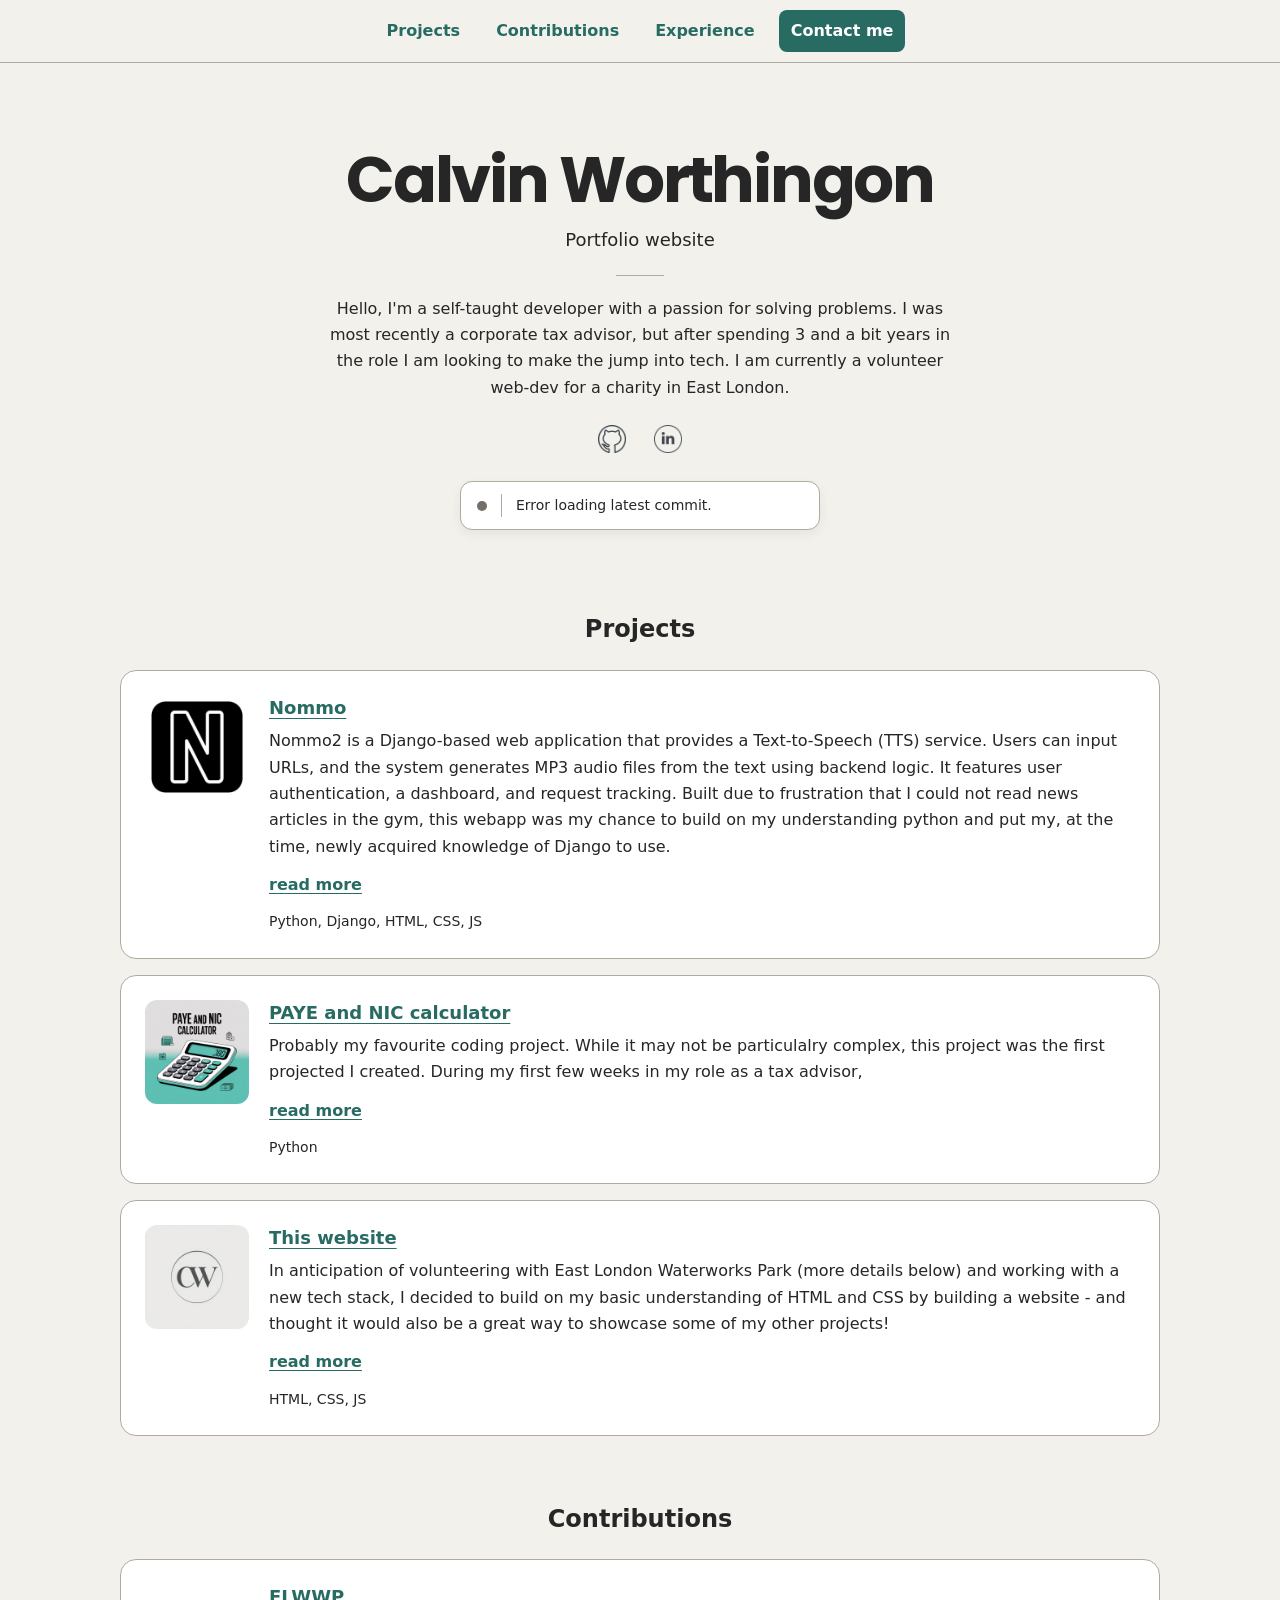
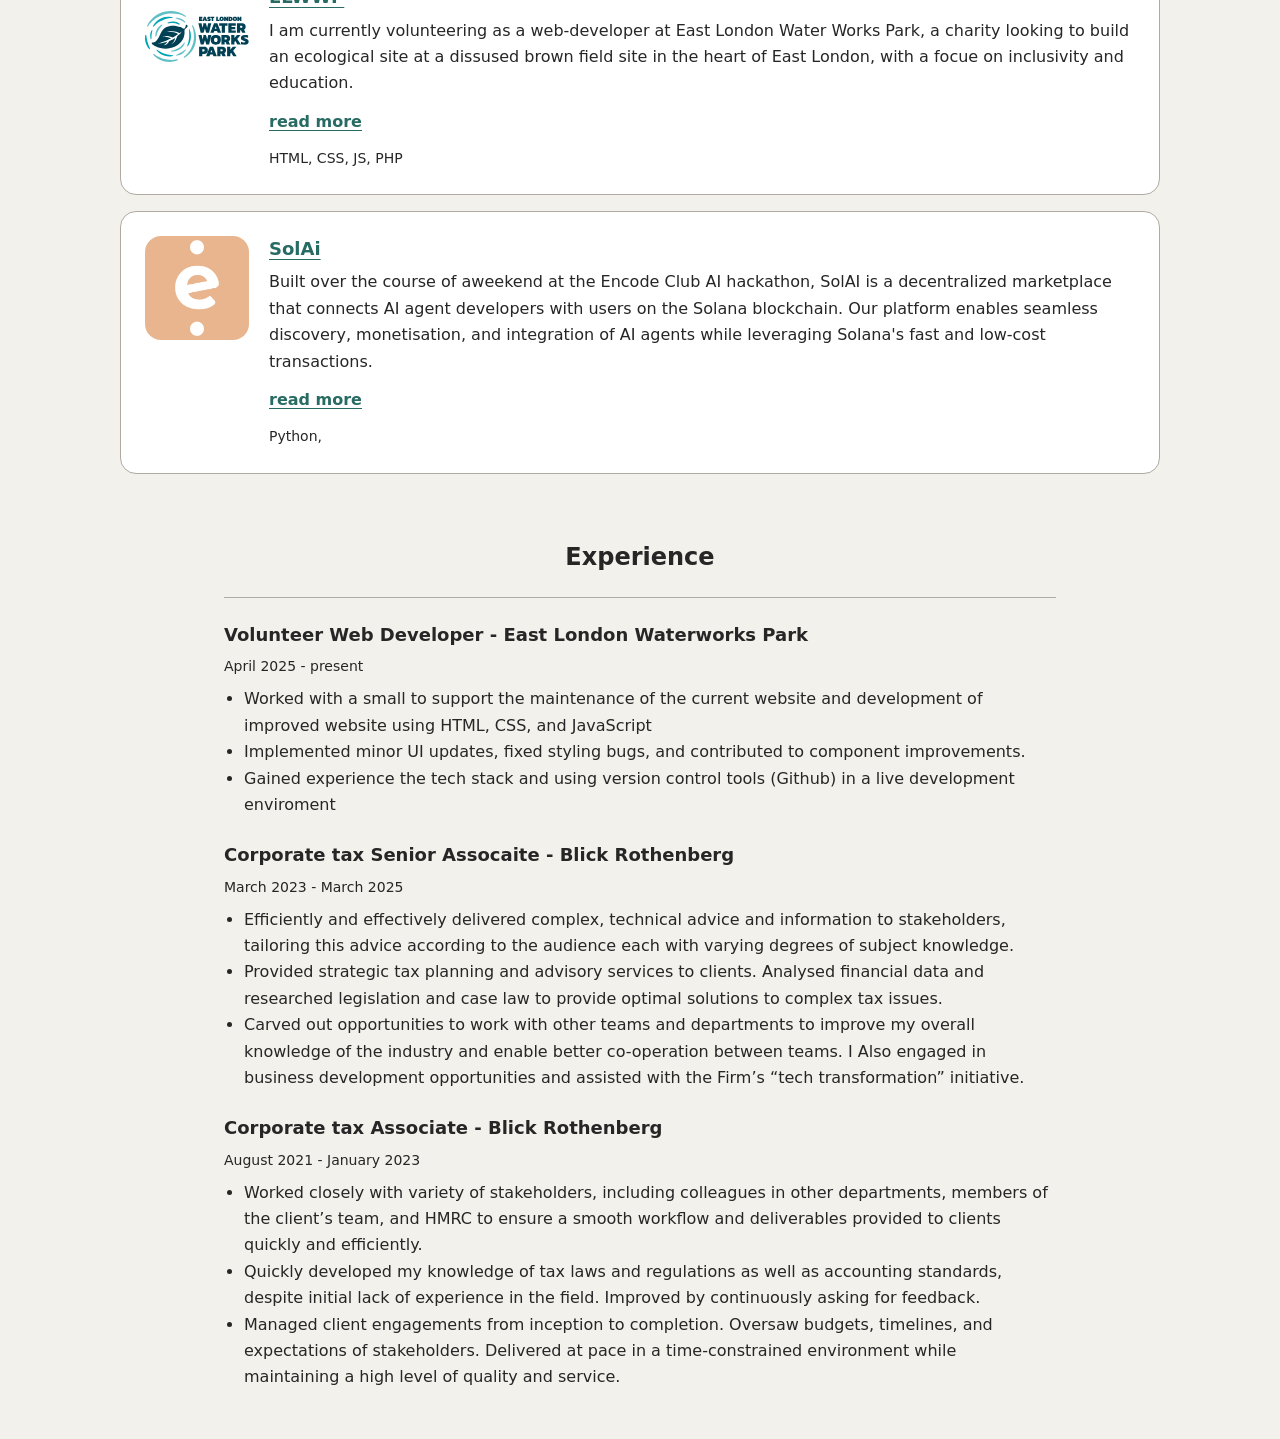
<file: index.html>
<!DOCTYPE html>

<head>
    <title>Calvin's Portfolio</title>
    <link rel="stylesheet" href="styles/styles.css">
    <!-- <a href="mailto:worthingtonc9@gmail.com?subject=You're%20hired!&body=Congratulations%2C%20Calvin!%20We%20have%20a%20role%20as%20a%20software%20engineer%20that%20we%20think%20you%20would%20be%20great%20for." class="btn btn--contact">Contact me</a> -->
    <!-- put contact me into navbar or just tidy -->
    <link href="https://fonts.googleapis.com/css2?family=Poppins&display=swap" rel="stylesheet">
    <link rel="stylesheet" href="https://cdnjs.cloudflare.com/ajax/libs/font-awesome/4.7.0/css/font-awesome.min.css"> <!--Shows a hamburger menu on smaller screens-->
    <meta name="viewport" content="width=device-width, initial-scale=1.0">
</head>

<body>

    <nav class="topnav"> <!--refactor to improve accessibility-->
        <a href=#projects class="nav-link smoothScroll" >Projects</a>
        <a href=#contributions>Contributions</a>
        <a href=#experience>Experience</a>
        <a href="mailto:worthingtonc9@gmail.com?subject=You're%20hired!&body=Congratulations%2C%20Calvin!%20We%20have%20a%20role%20as%20a%20software%20engineer%20that%20we%20think%20you%20would%20be%20great%20for." class="btn btn--contact">Contact me</a>

    </nav>


    <div class="intro">
        <h1>Calvin Worthingon</h1>
        <h3>Portfolio website</h3>

        <hr class="solid">
        <p>Hello, I'm a self-taught developer with a passion for solving problems. I was most recently a corporate tax advisor, but after spending 3 and a bit years in the role I am looking to make the jump into tech. I am currently a volunteer web-dev for a charity in East London.</p>
        
        <div class="links">    
            <a href="https://github.com/calvinw-dotcom" target="_blank"><img src="image/Github.png" alt=""></a>
            <a href="https://www.linkedin.com/in/calvin-harvey-worthington-0b1184165/" target="_blank"><img src="image/LinkedIn.png" alt=""></a>
        </div>
        
        <div class="repo-commit">
            <div id="status">

            </div>
            <div class="latest-commit-info" id="latest-commit-info">
                <p>Loading latest commit...</p>
            </div>
        </div>

    </div>

    
    <div class="projects" id="projects">
        <h3>Projects</h3>
        <div class="container">
            <div><img src="image/Nommo.png" alt="Nommo"></div>
            <div class="card-content">      
                <h4>
                    <a href="https://github.com/calvinw-dotcom/Nommo2" target="_blank">Nommo</a>
                </h4>
                <p class="project-description">
                    Nommo2 is a Django-based web application that provides a Text-to-Speech (TTS) service. Users can input URLs, and the system generates MP3 audio files from the text using backend logic. It features user authentication, a dashboard, and request tracking. Built due to frustration that I could not read news articles in the gym, this webapp was my chance to build on my understanding python and put my, at the time, newly acquired knowledge of Django to use. 
                </p>
                <p class="hidden-content">
                    This project was also an opportunity to experiment with AI and learn not only its capabilities but, more importantly, its limitations, particularly regarding hardware limitations and biases of the creators. As I chose to ride the deep-seek “wave”, this tool may not accurately represent certain articles, particularly those relating to a certain student-led protest in 1989. Also, as this developed on a laptop with not so spectacular graphics card, the is a bit of a delay in receiving the requested article MP3 file.
                    <br/>
                    <br/>
                    Version one used the BeautifulSoup library to scrape the article and return the distilled content. I initially optimised this for BBC news articles, for which I had received permission from the bbc. Once I had this running, I tried using AI to allow the application to scrape text regardless of the HTML structure. However, due to various restrictions in sites’ robots.txt files, this proved difficult to implement. As such, I pivoted to make Nommo2 a news summariser as well as a TTS app
                </p>
                <button class="read-more">read more</button>
                <p class="project-subscript">Python, Django, HTML, CSS, JS </p>
            </div>
        </div>

        <div class="container">
            <div><img src="image/PAYE and NIC.jpeg" alt="Nommo"></div>
            <div class="card-content">      
                <h4>
                    <a href="https://github.com/calvinw-dotcom/PAYE-and-NIC-calc" target="_blank">PAYE and NIC calculator</a>
                </h4>
                <p class="project-description">Probably my favourite coding project. While it may not be particulalry complex, this project was the first projected I created. During my first few weeks in my role as a tax advisor, </p>
                <p class="hidden-content">
                
                During my first few weeks as a tax advisor, I was asked by a Director to calculate the income tax and national insurance contributions of a list of a client’s employees. As this as a time consuming and repetitive task, I saw it as an opportunity to put me new coding skills to use and automate. 
                <br/>
                <br/>
                Originally, this was a simple script but as I developed my understanding of python and best practices, I went back and split the logic into functions. Looking back, I would have sped up the task by reading directly from the excel file containing the necessary information and writing the PAYE and NIC contributions back to that same file. However, I have chosen not to make any further changes so I can preserve my code to look back on.</p>
                <button class="read-more">read more</button>
                <p class="project-subscript">Python </p>
            </div>
        </div>

        <div class="container">
            <div><img src="image/CW2.png" alt="CW initials"></div>
            <div class="card-content">      
                <h4>
                    <a href="https://github.com/calvinw-dotcom/portfolio_site" target="_blank">This website</a>
                </h4>
                <p class="project-description">In anticipation of volunteering with East London Waterworks Park (more details below) and working with a new tech stack, I decided to build on my basic understanding of HTML and CSS by building a website - and thought it would also be a great way to showcase some of my other projects!</p>

                <p class="hidden-content">
                    Wanting to be somewhat helpful from the start, I thought building a website, albeit fairly basic, would be the best way to get up to speed with HTML and CSS, and also learn the basics of JavaScript. 

                    <br/>
                    <br/>
                    Still a bit of a work in progress, I intend to connect to the GitHub API to show my latest commits and also tidy up the “contact me” button (go ahead and press, it works!)
                
                </p>
                <button class="read-more">read more</button>
                <p class="project-subscript">HTML, CSS, JS </p>
            </div>
        </div>
    
    </div>

    <div class="contributions" id="contributions"> <!--Make pic and name links-->
        <h3>Contributions</h3>
        <div class="container">
            <div><img src="image/ELWWP.svg" alt="Nommo"></div>
            <div class="card-content">      
                <h4>
                    <a href="https://www.elwp.org.uk/Home.htm" target="_blank">ELWWP</a>
                </h4>
                <p class="project-description">
                    I am currently volunteering as a web-developer at East London Water Works Park, a charity looking to build an ecological site at a dissused brown field site in the heart of East London, with a focue on inclusivity and education.
                </p>
                <p class="hidden-content">
                    This is my first time having the chance to work on a live production environment and a completely new tech stack, which has given me a better understnaing of the pros and cons of differnt languages and frameworks, most recently the advantages of asynchronous programming that JavaScript can bring.
                    <br/>
                    <br/>
                    So far, my contributions have the maintenance of the current website, accessability enhancements and other front end adjustments. Once I have cleared the issues assigned to me, I will begin assisting with the development of the new webiste!
                </p>
                <button class="read-more">read more</button>
                <p class="project-subscript">HTML, CSS, JS, PHP </p>
            </div>
        </div>

        <div class="container">
            <div><img src="image/ENCODE_logo-31.png" alt="Encode club logo"></div>
            <div class="card-content">      
                <h4>
                    <a href="https://github.com/JackInSightsV2/Encode-Hackathon-April-2025" target="_blank">SolAi</a>
                </h4>
                <p class="project-description">
                    Built over the course of aweekend at the Encode Club AI hackathon, SolAI is a decentralized marketplace that connects AI agent developers with users on the Solana blockchain. Our platform enables seamless discovery, monetisation, and integration of AI agents while leveraging Solana's fast and low-cost transactions.
                </p>
                <p class="hidden-content">
                    This was my first experience building something as part of a team, and I learnt a lot about planning projects, architecture, and differnet frameworks (I worked on the backend and building some dummy APIs to be used in the demo). I also learnt a lot about the soft skills needed to code as part of a team and the importance of version control (and just how to use it).
                    <br/>
                    <br/>
                    Overall, this was a terrific experience, and it solidfied my desire to begin a career in tech.
                </p>
                <button class="read-more">read more</button>
                <p class="project-subscript">Python,  </p>
            </div>
        </div>

    </div>

    <div class="experience" id="experience">
        <h3>Experience</h3>
        <hr class="solid">

        <div class="job">
            <h4>Volunteer Web Developer - East London Waterworks Park </h4>
            <p class='date'> April 2025 - present</p>
            <div class="role">
                <ul>
                    <li>Worked with a small to support the maintenance of the current website and development of improved website using HTML, CSS, and JavaScript</li>
                    <li>Implemented minor UI updates, fixed styling bugs, and contributed to component improvements.
                    </li>
                    <li>Gained experience the tech stack and using version control tools (Github) in a live development enviroment
                    </li>
                </ul>
            </div>
        </div>

        <div class="job">
            <h4>Corporate tax Senior Assocaite - Blick Rothenberg </h4>
            <p class='date'> March 2023 - March 2025</p>
            <div class="role">
                <ul>
                    <li>
                        Efficiently and effectively delivered complex, technical advice and information to stakeholders, tailoring this advice according to the audience each with varying degrees of subject knowledge.
                    </li>
                    <li>
                        Provided strategic tax planning and advisory services to clients. Analysed financial data and researched legislation and case law to provide optimal solutions to complex tax issues. 
                    </li>
                    <li>
                        Carved out opportunities to work with other teams and departments to improve my overall knowledge of the industry and enable better co-operation between teams. I Also engaged in business development opportunities and assisted with the Firm’s “tech transformation” initiative.
                    </li>
                </ul>
            </div>
        </div>

        <div class="job">
            <h4>Corporate tax Associate - Blick Rothenberg </h4>
            <p class='date'> August 2021 - January 2023</p>
            <div class="role">
                <ul>
                    <li>
                        Worked closely with variety of stakeholders, including colleagues in other departments, members of the client’s team, and HMRC to ensure a smooth workflow and deliverables provided to clients quickly and efficiently.
                    </li>
                    <li>
                        Quickly developed my knowledge of tax laws and regulations as well as accounting standards, despite initial lack of experience in the field. Improved by continuously asking for feedback.
                    </li>
                    <li>
                        Managed client engagements from inception to completion. Oversaw budgets, timelines, and expectations of stakeholders. Delivered at pace in a time-constrained environment while maintaining a high level of quality and service.
                    </li>
                </ul>
            </div>
        </div>





    </div>
    


<!-- last commit banner -->

<!-- Best practice to include JS script element at the bottom as file is passed top to bottom. Render page contents while executing JS -->
    <script src="app.js"></script>
</body>
</file>
<file: styles/styles.css>
:root {
    --background: #F3F1EC;
    --surface: #FFFFFF;
    --border: #B0AAA0;
    --text: #262626;
    --accent: #276B63;
}

*,
*::before,
*::after {
    box-sizing: border-box;
}

body {
    margin: 0;
    padding-bottom: 3rem;
    background: var(--background);
    color: var(--text);
    font-family: system-ui, sans-serif;
    line-height: 1.65;
}

a {
    color: var(--accent);
    text-underline-offset: 0.2em;
}

:focus-visible {
    outline: 2px solid var(--accent);
    outline-offset: 3px;
}

.topnav {
    position: sticky;
    top: 0;
    z-index: 1;
    display: flex;
    flex-wrap: wrap;
    justify-content: center;
    gap: 0.25rem 0.75rem;
    padding: 0.625rem 1rem;
    background: var(--background);
    border-bottom: 1px solid var(--border);
}

.topnav a {
    padding: 0.5rem 0.75rem;
    border-radius: 0.5rem;
    font-weight: 600;
    text-decoration: none;
    transition: background-color 0.2s ease;
}

.topnav a:hover {
    background: var(--surface);
    text-decoration: underline;
}

.topnav .btn--contact {
    background: var(--accent);
    color: var(--surface);
}

.topnav .btn--contact:hover {
    background: #20574F;
}

.intro,
.projects,
.contributions,
.experience {
    width: min(100% - 2rem, 65rem);
    margin-inline: auto;
}

.intro {
    padding-block: clamp(2.75rem, 7vw, 5rem);
    text-align: center;
}

.intro h1 {
    margin: 0;
    font-family: 'Poppins', system-ui, sans-serif;
    font-size: clamp(2.25rem, 6vw, 4rem);
    line-height: 1.15;
    letter-spacing: -0.035em;
}

h3 {
    margin: 0 0 1.25rem;
    font-size: 1.5rem;
    text-align: center;
}

.intro h3 {
    margin: 0.5rem 0 0;
    font-size: 1.125rem;
    font-weight: 500;
}

hr {
    border: 0;
    border-top: 1px solid var(--border);
}

.intro hr {
    width: 3rem;
    margin: 1.25rem auto;
}

.intro > p {
    max-width: 62ch;
    margin: 0 auto;
}

.links {
    display: flex;
    justify-content: center;
    gap: 0.75rem;
    margin-top: 1rem;
}

.links a {
    display: grid;
    place-items: center;
    padding: 0.5rem;
    border-radius: 0.5rem;
}

.links a:hover {
    background: var(--surface);
}

.links img {
    display: block;
    width: 1.75rem;
    height: 1.75rem;
    object-fit: contain;
}

.projects,
.contributions,
.experience {
    scroll-margin-top: 5rem;
}

.contributions,
.experience {
    margin-top: clamp(2.5rem, 6vw, 4rem);
}

.container {
    display: grid;
    grid-template-columns: auto minmax(0, 1fr);
    align-items: start;
    gap: 1.25rem;
    padding: 1.5rem;
    background: var(--surface);
    border: 1px solid var(--border);
    border-radius: 16px;
    overflow-wrap: anywhere;
    transition: box-shadow 0.2s ease;
}

.container + .container {
    margin-top: 1rem;
}

.container:hover {
    box-shadow: 0 6px 20px rgba(0, 0, 0, 0.06);
}

.container img {
    display: block;
    width: 6.5rem;
    max-width: 100%;
    aspect-ratio: 1;
    border-radius: 0.75rem;
    object-fit: contain;
}

.container img[src*="ENCODE_logo"] {
    background-color: #E9B58E;
    border-radius: 16px;
}

.card-content h4,
.job h4 {
    margin: 0;
    font-size: 1.125rem;
    line-height: 1.4;
}

.project-description,
.hidden-content {
    margin: 0.5rem 0 0;
}

.hidden-content {
    display: none;
}

.hidden-content.reveal-button {
    display: block;
}

.read-more {
    margin-top: 0.5rem;
    padding: 0.25rem 0;
    border: 0;
    background: transparent;
    color: var(--accent);
    font: inherit;
    font-weight: 600;
    text-decoration: underline;
    text-underline-offset: 0.2em;
    cursor: pointer;
}

.read-more:hover {
    text-decoration-thickness: 2px;
}

.project-subscript,
.date {
    margin: 0.5rem 0 0;
    font-size: 0.875rem;
}

.experience {
    max-width: 52rem;
}

.job {
    margin-top: 1.5rem;
}

.role ul {
    margin: 0.5rem 0 0;
    padding-inline-start: 1.25rem;
}

.repo-commit {
    display: flex;
    align-items: center;
    gap: 0.875rem;
    width: 360px;
    max-width: 100%;
    margin: 1.25rem auto 0;
    padding: 0.75rem 1rem;
    background: var(--surface);
    border: 1px solid var(--border);
    border-radius: 0.75rem;
    box-shadow: 0 4px 12px rgba(0, 0, 0, 0.06);
}

.repo-commit #status {
    flex: 0 0 0.625rem;
    height: 0.625rem;
    border-radius: 50%;
    background: #736E66;
}

.repo-commit #status.positive-indicator {
    background: var(--accent);
}

.latest-commit-info {
    min-width: 0;
    padding-inline-start: 0.875rem;
    border-inline-start: 1px solid var(--border);
    font-size: 0.875rem;
    text-align: left;
    overflow-wrap: anywhere;
}

.latest-commit-info p {
    margin: 0;
}

@media (max-width: 36rem) {
    .topnav {
        position: static;
    }

    .projects,
    .contributions,
    .experience {
        scroll-margin-top: 1rem;
    }

    .container {
        grid-template-columns: minmax(0, 1fr);
        padding: 1.25rem;
    }
}
</file>
